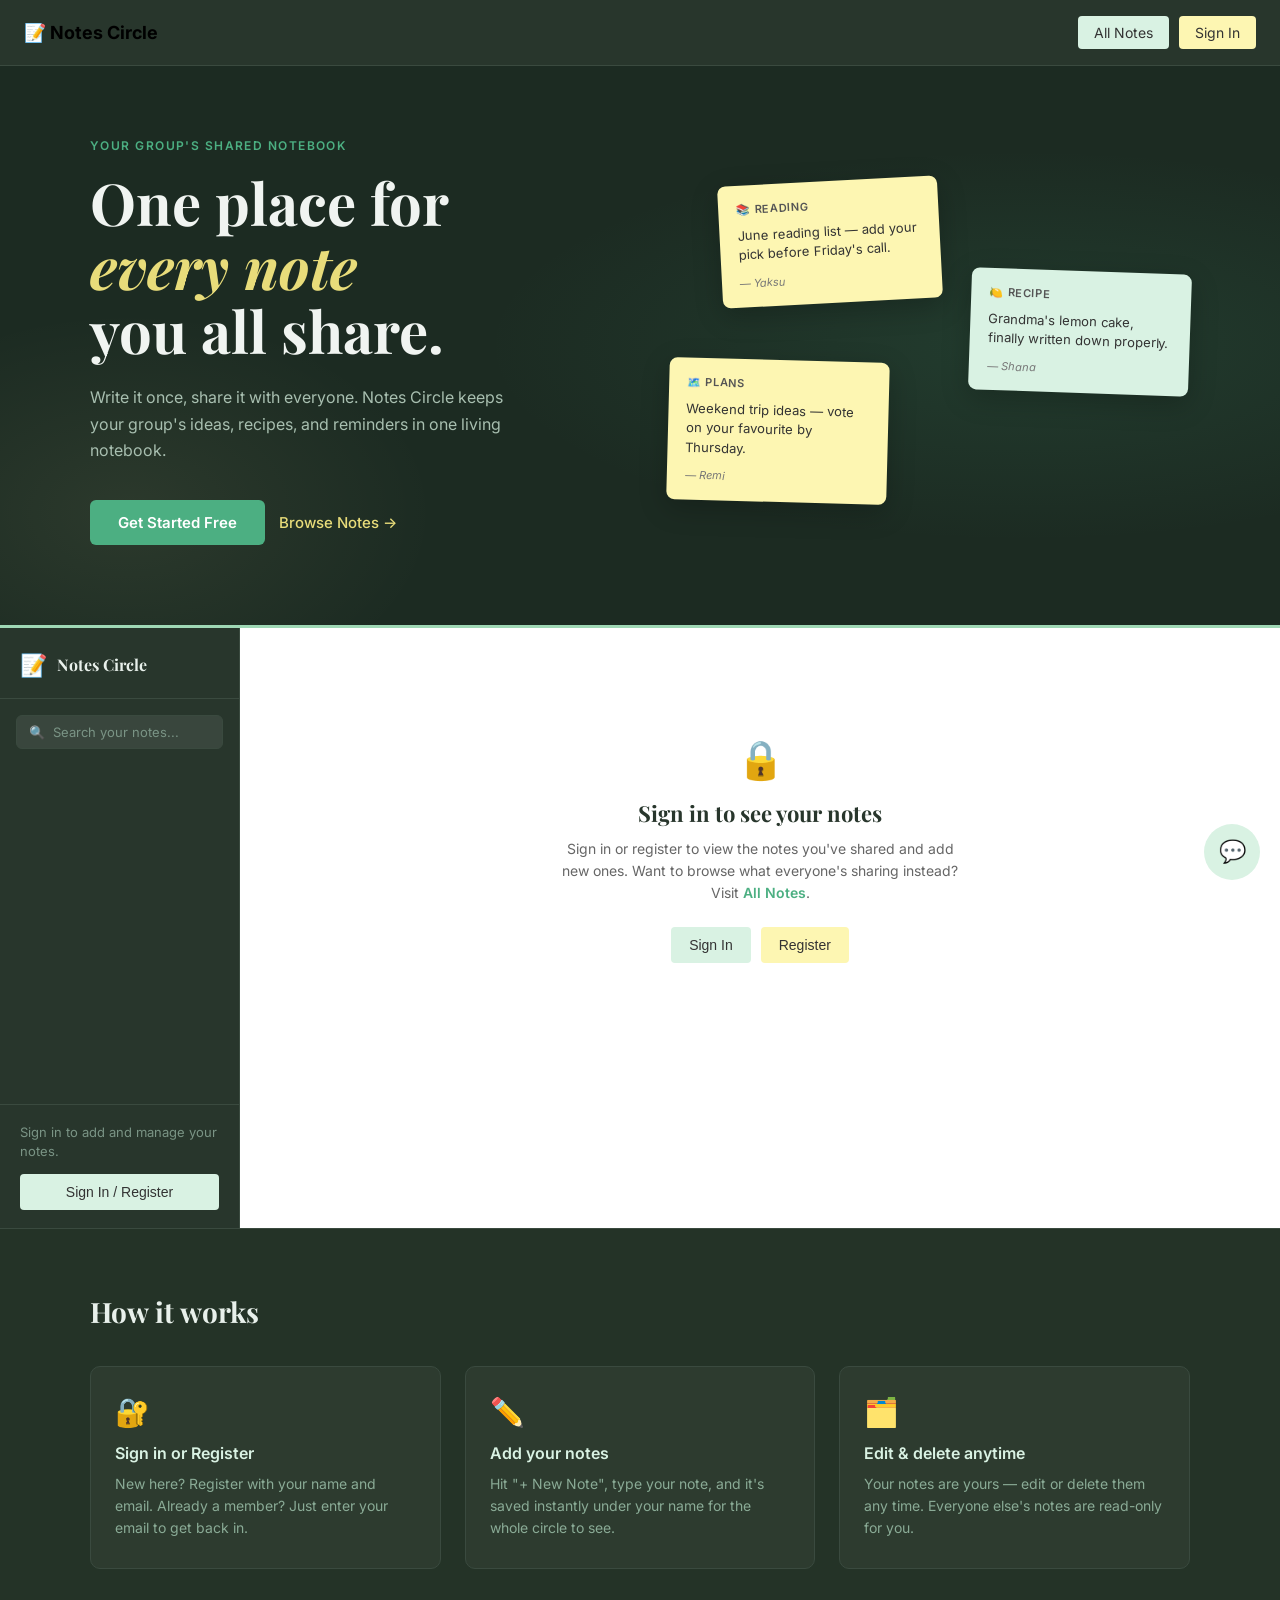
<file: templates/index.html>
<!DOCTYPE html>
<html lang="en">
<head>
<meta charset="UTF-8" />
<meta name="viewport" content="width=device-width, initial-scale=1.0" />
<title>Notes Circle</title>
<link rel="preconnect" href="https://fonts.googleapis.com" />
<link rel="preconnect" href="https://fonts.gstatic.com" crossorigin />
<link href="https://fonts.googleapis.com/css2?family=Playfair+Display:wght@700&family=Inter:wght@400;500;600&display=swap" rel="stylesheet" />
<link rel="stylesheet" href="/static/css/style.css" />
</head>
<body>

  <!-- ── Nav ── -->
  <nav class="top-nav">
    <a href="/" class="brand">📝 Notes Circle</a>
    <div class="nav-right">
      <a href="/notes" class="nav-link">All Notes</a>
      <span id="welcomeText" class="welcome-pill" style="display:none;"></span>
      <button type="button" id="logoutBtn" class="nav-link secondary" style="display:none;">Log Out</button>
      <button type="button" id="openAuthBtn" class="nav-link secondary" style="display:none;">Sign In</button>
    </div>
  </nav>

  <!-- ── Hero ── -->
  <section class="hero-section">
    <div class="hero-inner">
      <div class="hero-text">
        <p class="hero-eyebrow">Your group's shared notebook</p>
        <h1 class="hero-headline">One place for<br><span class="hero-accent">every note</span><br>you all share.</h1>
        <p class="hero-sub">Write it once, share it with everyone. Notes Circle keeps your group's ideas, recipes, and reminders in one living notebook.</p>
        <div class="hero-actions">
          <button type="button" class="cta-primary" id="heroGetStarted">Get Started Free</button>
          <a href="/notes" class="cta-secondary">Browse Notes →</a>
        </div>
      </div>
      <div class="hero-visual" aria-hidden="true">
        <div class="floating-note fn-1 note--yellow">
          <span class="fn-tag">📚 Reading</span>
          June reading list — add your pick before Friday's call.
          <span class="fn-author">— Yaksu</span>
        </div>
        <div class="floating-note fn-2 note--green">
          <span class="fn-tag">🍋 Recipe</span>
          Grandma's lemon cake, finally written down properly.
          <span class="fn-author">— Shana</span>
        </div>
        <div class="floating-note fn-3 note--yellow">
          <span class="fn-tag">🗺️ Plans</span>
          Weekend trip ideas — vote on your favourite by Thursday.
          <span class="fn-author">— Remi</span>
        </div>
      </div>
    </div>
  </section>

  <!-- ── Notes Store Panel ── -->
  <section class="store-section" id="storeSection">
    <div class="store-inner">

      <!-- Sidebar -->
      <aside class="store-sidebar">
        <div class="store-brand">
          <span class="store-brand-icon">📝</span>
          <span class="store-brand-name">Notes Circle</span>
        </div>
        <div class="store-search-wrap">
          <input type="text" id="storeSearch" class="store-search" placeholder="🔍  Search your notes..." />
        </div>
        <div class="store-sidebar-footer">
          <div id="sidebarUserInfo" style="display:none;">
            <div class="sidebar-avatar" id="sidebarAvatar"></div>
            <div class="sidebar-user-name" id="sidebarUserName"></div>
            <div class="sidebar-user-email" id="sidebarUserEmail"></div>
          </div>
          <div id="sidebarSignInPrompt">
            <p class="sidebar-prompt">Sign in to add and manage your notes.</p>
            <button type="button" class="btn btn-primary sidebar-sign-in-btn" id="sidebarSignInBtn">Sign In / Register</button>
          </div>
        </div>
      </aside>

      <!-- Main notes area -->
      <main class="store-main">

        <!-- Shown once signed in -->
        <div id="storeSignedInView" style="display:none;">
          <div class="store-toolbar">
            <h2 class="store-title">My Notes</h2>
            <div class="store-toolbar-right">
              <select id="storeSortSelect" class="notes-filter">
                <option value="newest">Latest First</option>
                <option value="oldest">Oldest First</option>
              </select>
              <button type="button" class="btn btn-primary" id="addNoteBtn">+ New Note</button>
            </div>
          </div>

          <div class="store-notes-grid" id="storeNotesGrid">
            <div class="loading-state">Loading notes…</div>
          </div>

          <div class="notes-pagination" id="storePagination"></div>
          <p class="notes-pagination-summary" id="storePaginationSummary"></p>
        </div>

        <!-- Shown until signed in -->
        <div id="storeSignedOutView" class="store-auth-prompt">
          <div class="store-auth-prompt-icon">🔒</div>
          <h2>Sign in to see your notes</h2>
          <p>Sign in or register to view the notes you've shared and add new ones. Want to browse what everyone's sharing instead? Visit <a href="/notes">All Notes</a>.</p>
          <div class="store-auth-prompt-actions">
            <button type="button" class="btn btn-primary" id="promptSignInBtn">Sign In</button>
            <button type="button" class="btn btn-secondary" id="promptRegisterBtn">Register</button>
          </div>
        </div>

      </main>

    </div>
  </section>

  <!-- ── How it works ── -->
  <section class="how-section">
    <div class="how-inner">
      <h2 class="section-title">How it works</h2>
      <div class="how-grid">
        <div class="how-card">
          <div class="how-icon">🔐</div>
          <h3>Sign in or Register</h3>
          <p>New here? Register with your name and email. Already a member? Just enter your email to get back in.</p>
        </div>
        <div class="how-card">
          <div class="how-icon">✏️</div>
          <h3>Add your notes</h3>
          <p>Hit "+ New Note", type your note, and it's saved instantly under your name for the whole circle to see.</p>
        </div>
        <div class="how-card">
          <div class="how-icon">🗂️</div>
          <h3>Edit &amp; delete anytime</h3>
          <p>Your notes are yours — edit or delete them any time. Everyone else's notes are read-only for you.</p>
        </div>
      </div>
    </div>
  </section>

  <!-- ── Auth Modal ── -->
  <div class="modal-overlay" id="authModal">
    <div class="modal-card auth-modal-card">

      <!-- Tab switcher -->
      <div class="auth-tabs">
        <button type="button" class="auth-tab active" id="tabLogin">Sign In</button>
        <button type="button" class="auth-tab" id="tabRegister">Register</button>
      </div>

      <!-- Login panel -->
      <div id="loginPanel">
        <p class="auth-desc">Enter your email to sign in to your existing account.</p>
        <div class="modal-field">
          <label for="loginEmail">Email</label>
          <input type="email" id="loginEmail" placeholder="you@example.com" />
        </div>
        <p class="auth-error" id="loginError"></p>
        <div class="modal-actions">
          <button type="button" class="btn btn-secondary" id="authCancelBtn">Cancel</button>
          <button type="button" class="btn btn-primary" id="loginSubmitBtn">Sign In</button>
        </div>
      </div>

      <!-- Register panel -->
      <div id="registerPanel" style="display:none;">
        <p class="auth-desc">Create a new account with your name and email.</p>
        <div class="modal-field">
          <label for="regFirstName">First Name</label>
          <input type="text" id="regFirstName" placeholder="Yaksu" />
        </div>
        <div class="modal-field">
          <label for="regLastName">Last Name</label>
          <input type="text" id="regLastName" placeholder="Smith" />
        </div>
        <div class="modal-field">
          <label for="regEmail">Email</label>
          <input type="email" id="regEmail" placeholder="you@example.com" />
        </div>
        <p class="auth-error" id="registerError"></p>
        <div class="modal-actions">
          <button type="button" class="btn btn-secondary" id="authCancelBtn2">Cancel</button>
          <button type="button" class="btn btn-primary" id="registerSubmitBtn">Create Account</button>
        </div>
      </div>

    </div>
  </div>

  <!-- ── Add / Edit Note Modal ── -->
  <div class="modal-overlay" id="noteModal">
    <div class="modal-card">
      <h2 id="noteModalTitle">New Note</h2>
      <div class="modal-field">
        <label for="noteModalText">Note</label>
        <textarea id="noteModalText" rows="4" placeholder="Write your note…"></textarea>
      </div>
      <p class="auth-error" id="noteModalError"></p>
      <div class="modal-actions">
        <button type="button" class="btn btn-secondary" id="noteModalCancelBtn">Cancel</button>
        <button type="button" class="btn btn-primary" id="noteModalSaveBtn">Save Note</button>
      </div>
    </div>
  </div>

  <!-- ── Chat widget ── -->
  <button id="chat-icon">💬</button>
  <div id="chat-box">
    <div id="chat-header">Circle Assistant</div>
    <div id="chat-messages"></div>
    <div id="chat-input-area">
      <input type="text" id="chat-input" placeholder="Type a message…" />
      <button id="send-button">Send</button>
    </div>
  </div>

  <script src="/static/js/script.js"></script>
</body>
</html>
</file>
<file: static/css/style.css>
:root {
  --yellow: #FDF6B2;
  --yellow-deep: #E8DC7A;
  --green: #D9F2E3;
  --green-deep: #9FD8B5;
  --green-vivid: #4CAF82;
  --text: #333;
  --border: #ddd;
  --bg: #bcdba4;
  --bg-dark: rgb(151, 162, 132);
  --nav-bg-dark: #28362C;
  --border-dark: #3A4A3F;
  --text-light: #000000;
  --text-muted-light: #C9D1C8;
  --hero-bg: #1C2B22;
  --store-bg: #f5f7f5;
  --display-font: 'Playfair Display', Georgia, serif;
  --body-font: 'Inter', Arial, sans-serif;
}

* { box-sizing: border-box; }

body {
  margin: 0;
  font-family: var(--body-font);
  color: var(--text-light);
  background: var(--bg-dark);
}


.page {
  max-width: 800px;
  margin: 0 auto;
  padding: 40px 24px 120px;
}

/* ── Hero ── */
.hero-section {
  background: var(--hero-bg);
  padding: 72px 24px 80px;
  position: relative;
  overflow: hidden;
}

.hero-section::before {
  content: '';
  position: absolute;
  inset: 0;
  background:
    radial-gradient(ellipse 60% 50% at 80% 50%, rgba(76,175,130,0.13) 0%, transparent 70%),
    radial-gradient(ellipse 40% 60% at 10% 80%, rgba(253,246,178,0.07) 0%, transparent 60%);
  pointer-events: none;
}

.hero-inner {
  max-width: 1100px;
  margin: 0 auto;
  display: grid;
  grid-template-columns: 1fr 1fr;
  gap: 56px;
  align-items: center;
  position: relative;
  z-index: 1;
}

@media (max-width: 820px) {
  .hero-inner { grid-template-columns: 1fr; gap: 40px; }
  .hero-visual { display: none; }
}

.hero-eyebrow {
  font-size: 12px;
  font-weight: 600;
  letter-spacing: 0.12em;
  text-transform: uppercase;
  color: var(--green-vivid);
  margin: 0 0 18px;
}

.hero-headline {
  font-family: var(--display-font);
  font-size: clamp(36px, 5vw, 58px);
  line-height: 1.1;
  color: #f0f4f1;
  margin: 0 0 22px;
  font-weight: 700;
}

.hero-accent { color: var(--yellow-deep); font-style: italic; }

.hero-sub {
  font-size: 16px;
  line-height: 1.65;
  color: #a8bfb0;
  margin: 0 0 36px;
  max-width: 440px;
}

.hero-actions {
  display: flex;
  gap: 14px;
  flex-wrap: wrap;
  align-items: center;
}

.cta-primary {
  background: var(--green-vivid);
  color: #fff;
  text-decoration: none;
  padding: 13px 28px;
  border-radius: 6px;
  font-size: 15px;
  font-weight: 600;
  border: none;
  cursor: pointer;
  font-family: var(--body-font);
  transition: background 0.18s, transform 0.15s;
  display: inline-block;
}

.cta-primary:hover { background: #3d9e6e; transform: translateY(-1px); }

.cta-secondary {
  color: var(--yellow-deep);
  text-decoration: none;
  font-size: 15px;
  font-weight: 500;
  transition: color 0.15s;
}

.cta-secondary:hover { color: #fff; }


.hero-visual { position: relative; height: 320px; }

.floating-note {
  position: absolute;
  border-radius: 8px;
  padding: 16px 18px;
  font-size: 13px;
  line-height: 1.5;
  color: var(--text);
  box-shadow: 0 8px 28px rgba(0,0,0,0.22);
  max-width: 220px;
}

.fn-tag {
  display: block;
  font-size: 11px;
  font-weight: 600;
  letter-spacing: 0.06em;
  text-transform: uppercase;
  color: #555;
  margin-bottom: 8px;
}

.fn-author {
  display: block;
  margin-top: 10px;
  font-size: 11px;
  color: #777;
  font-style: italic;
}

.fn-1 { top: 0; left: 10%; transform: rotate(-3deg); animation: floatA 5s ease-in-out infinite; }
.fn-2 { top: 90px; right: 0; transform: rotate(2deg); animation: floatB 6s ease-in-out infinite; }
.fn-3 { bottom: 0; left: 0; transform: rotate(1.5deg); animation: floatA 7s ease-in-out infinite reverse; }

@keyframes floatA {
  0%, 100% { transform: rotate(-3deg) translateY(0); }
  50%       { transform: rotate(-3deg) translateY(-8px); }
}
@keyframes floatB {
  0%, 100% { transform: rotate(2deg) translateY(0); }
  50%       { transform: rotate(2deg) translateY(-10px); }
}

@media (prefers-reduced-motion: reduce) { .floating-note { animation: none; } }


.store-section {
  background: var(--store-bg);
  border-top: 3px solid var(--green-deep);
  min-height: 600px;
}

.store-inner {
  display: grid;
  grid-template-columns: 240px 1fr;
  min-height: 600px;
}

@media (max-width: 720px) {
  .store-inner { grid-template-columns: 1fr; }
  .store-sidebar { border-right: none; border-bottom: 1px solid var(--border); }
}

/* Sidebar */
.store-sidebar {
  background: var(--nav-bg-dark);
  border-right: 1px solid var(--border-dark);
  display: flex;
  flex-direction: column;
  padding: 24px 0 0;
}

.store-brand {
  display: flex;
  align-items: center;
  gap: 10px;
  padding: 0 20px 20px;
  border-bottom: 1px solid var(--border-dark);
}

.store-brand-icon { font-size: 22px; }

.store-brand-name {
  font-size: 16px;
  font-weight: 700;
  color: #e8f0eb;
  font-family: var(--display-font);
}

.store-search-wrap { padding: 16px 16px 8px; }

.store-search {
  width: 100%;
  background: rgba(255,255,255,0.08);
  border: 1px solid var(--border-dark);
  border-radius: 6px;
  padding: 8px 12px;
  font-size: 13px;
  color: #e8f0eb;
  font-family: var(--body-font);
  outline: none;
}

.store-search::placeholder { color: #7a9485; }
.store-search:focus { border-color: var(--green-deep); }


.store-sidebar-footer {
  border-top: 1px solid var(--border-dark);
  padding: 18px 20px;
  margin-top: auto;
}

.sidebar-avatar {
  width: 40px;
  height: 40px;
  border-radius: 50%;
  display: flex;
  align-items: center;
  justify-content: center;
  font-size: 15px;
  font-weight: 700;
  color: #fff;
  margin-bottom: 10px;
}

.sidebar-user-name  { font-size: 14px; font-weight: 600; color: #e8f0eb; }
.sidebar-user-email { font-size: 12px; color: #7a9485; margin-top: 2px; word-break: break-all; }

.sidebar-prompt {
  font-size: 13px;
  color: #7a9485;
  margin: 0 0 12px;
  line-height: 1.5;
}

.sidebar-sign-in-btn {
  width: 100%;
  text-align: center;
  padding: 10px;
}

/* Store main area */
.store-main {
  padding: 28px 28px 40px;
  background: #fff;
}

.store-toolbar {
  display: flex;
  align-items: center;
  justify-content: space-between;
  margin-bottom: 22px;
  gap: 12px;
  flex-wrap: wrap;
}

.store-title {
  font-family: var(--display-font);
  font-size: 22px;
  color: var(--nav-bg-dark);
  margin: 0;
}

.store-toolbar-right {
  display: flex;
  gap: 10px;
  align-items: center;
  flex-wrap: wrap;
}

.store-notes-grid {
  display: grid;
  grid-template-columns: repeat(auto-fill, minmax(240px, 1fr));
  gap: 16px;
}

.store-note-card { transition: transform 0.15s, box-shadow 0.15s; }
.store-note-card:hover { transform: translateY(-2px); box-shadow: 0 6px 20px rgba(0,0,0,0.1); }


.store-auth-prompt {
  max-width: 440px;
  margin: 60px auto;
  text-align: center;
  padding: 20px;
}

.store-auth-prompt-icon {
  font-size: 38px;
  margin-bottom: 16px;
}

.store-auth-prompt h2 {
  font-family: var(--display-font);
  font-size: 22px;
  color: var(--nav-bg-dark);
  margin: 0 0 10px;
}

.store-auth-prompt p {
  font-size: 14px;
  color: #666;
  line-height: 1.6;
  margin: 0 0 22px;
}

.store-auth-prompt p a {
  color: var(--green-vivid);
  text-decoration: none;
  font-weight: 600;
}

.store-auth-prompt p a:hover { text-decoration: underline; }

.store-auth-prompt-actions {
  display: flex;
  gap: 10px;
  justify-content: center;
}


.how-section {
  background: #243327;
  padding: 64px 24px;
  border-top: 1px solid var(--border-dark);
  border-bottom: 1px solid var(--border-dark);
}

.how-inner { max-width: 1100px; margin: 0 auto; }

.section-title {
  font-family: var(--display-font);
  font-size: 28px;
  color: #e8f0eb;
  margin: 0 0 36px;
  font-weight: 700;
}

.how-grid {
  display: grid;
  grid-template-columns: repeat(3, 1fr);
  gap: 24px;
}

@media (max-width: 700px) { .how-grid { grid-template-columns: 1fr; } }

.how-card {
  background: rgba(255,255,255,0.04);
  border: 1px solid var(--border-dark);
  border-radius: 10px;
  padding: 28px 24px;
  transition: background 0.2s;
}

.how-card:hover { background: rgba(255,255,255,0.08); }
.how-icon { font-size: 28px; margin-bottom: 14px; }
.how-card h3 { font-size: 16px; font-weight: 600; color: #d9f2e3; margin: 0 0 10px; }
.how-card p  { font-size: 14px; color: #8aab96; line-height: 1.6; margin: 0; }

/* Auth modal extras */
.auth-modal-card { max-width: 440px; }

.auth-tabs {
  display: flex;
  gap: 0;
  margin-bottom: 20px;
  border-bottom: 2px solid var(--border);
}

.auth-tab {
  flex: 1;
  padding: 10px;
  background: none;
  border: none;
  font-size: 15px;
  font-family: var(--body-font);
  font-weight: 500;
  cursor: pointer;
  color: #888;
  border-bottom: 3px solid transparent;
  margin-bottom: -2px;
  transition: color 0.15s, border-color 0.15s;
}

.auth-tab.active { color: var(--nav-bg-dark); border-bottom-color: var(--green-vivid); }
.auth-tab:hover  { color: var(--nav-bg-dark); }

.auth-desc {
  font-size: 13px;
  color: #666;
  margin: 0 0 16px;
}

.auth-error {
  color: #B23A3A;
  font-size: 13px;
  min-height: 18px;
  margin: 0 0 10px;
}

.welcome-pill {
  font-size: 14px;
  font-weight: 500;
  background: rgba(217,242,227,0.15);
  color: var(--green);
  padding: 5px 12px;
  border-radius: 999px;
}

.note {
  border: 1px solid var(--border-dark);
  border-radius: 8px;
  padding: 18px;
  font-size: 14px;
  line-height: 1.5;
  color: var(--text);
  box-shadow: 0 2px 8px rgba(0,0,0,0.07);
  transition: transform 0.15s, box-shadow 0.15s;
}

.note:hover { transform: translateY(-2px); box-shadow: 0 6px 18px rgba(0,0,0,0.12); }
.note--yellow { background: var(--yellow); }
.note--green  { background: var(--green); }

.note img { max-width: 100%; border-radius: 4px; margin-top: 10px; display: block; }

.note .author {
  display: block;
  margin-top: 12px;
  font-size: 12px;
  color: #777;
  font-style: italic;
}


.top-nav {
  display: flex;
  justify-content: space-between;
  align-items: center;
  padding: 16px 24px;
  background: var(--nav-bg-dark);
  border-bottom: 1px solid var(--border-dark);
  flex-wrap: wrap;
  gap: 10px;
}

.top-nav .brand {
  font-size: 18px;
  font-weight: bold;
  color: var(--text-light);
  text-decoration: none;
}

.top-nav .nav-right {
  display: flex;
  align-items: center;
  gap: 10px;
  flex-wrap: wrap;
}

.top-nav .nav-link {
  background: var(--green);
  color: var(--text);
  text-decoration: none;
  padding: 8px 16px;
  border-radius: 4px;
  font-size: 14px;
  border: none;
  cursor: pointer;
  font-family: inherit;
}

.top-nav .nav-link:hover {
  background: var(--green-deep);
}

.top-nav .nav-link.secondary {
  background: var(--yellow);
}

.top-nav .nav-link.secondary:hover {
  background: var(--yellow-deep);
}

#welcomeText {
  color: var(--text-light);
  font-size: 14px;
  margin-right: 4px;
}


.btn {
  border: none;
  border-radius: 4px;
  padding: 10px 18px;
  font-size: 14px;
  cursor: pointer;
}

.btn-primary {
  background: var(--green);
  color: var(--text);
}

.btn-primary:hover { background: var(--green-deep); }

.btn-secondary {
  background: var(--yellow);
  color: var(--text);
}

.btn-secondary:hover { background: var(--yellow-deep); }


#chat-icon {
  position: fixed;
  bottom: 20px;
  right: 20px;
  width: 56px;
  height: 56px;
  background-color: var(--green);
  color: var(--text);
  border-radius: 50%;
  border: none;
  font-size: 22px;
  cursor: pointer;
}

#chat-box {
  position: fixed;
  bottom: 86px;
  right: 20px;
  width: 280px;
  height: 350px;
  background-color: rgb(17, 5, 17);
  border: 1px solid var(--border);
  border-radius: 8px;
  display: none;
  flex-direction: column;
}

#chat-header {
  background-color: var(--green);
  color: var(--text);
  padding: 10px;
  border-radius: 8px 8px 0 0;
  font-weight: bold;
}

#chat-messages {
  flex: 1;
  padding: 10px;
  overflow-y: auto;
}

.message {
  margin-bottom: 8px;
  padding: 6px 10px;
  border-radius: 6px;
  max-width: 80%;
  font-size: 14px;
}

.bot-message {
  background-color: var(--yellow);
}

.user-message {
  background-color: var(--green);
  margin-left: auto;
}

#chat-input-area {
  display: flex;
  border-top: 1px solid var(--border);
}

#chat-input {
  flex: 1;
  border: none;
  padding: 10px;
}

#send-button {
  background-color: var(--green);
  color: var(--text);
  border: none;
  padding: 10px 15px;
  cursor: pointer;
}

#send-button:hover {
  background-color: var(--green-deep);
}


.modal-overlay {
  position: fixed;
  inset: 0;
  background: rgba(0, 0, 0, 0.5);
  display: none;
  align-items: center;
  justify-content: center;
  z-index: 200;
  padding: 16px;
}

.modal-overlay.open {
  display: flex;
}

.modal-card {
  background: #fff;
  color: var(--text);
  border-radius: 6px;
  padding: 22px;
  width: 100%;
  max-width: 420px;
}

.modal-card h2 {
  margin: 0 0 14px;
  font-size: 18px;
}

.modal-field {
  display: flex;
  flex-direction: column;
  margin-bottom: 14px;
}

.modal-field label {
  font-size: 13px;
  margin-bottom: 4px;
}

.modal-field textarea,
.modal-field input {
  border: 1px solid var(--border);
  border-radius: 4px;
  padding: 8px;
  font-family: Arial, sans-serif;
  font-size: 14px;
}

.modal-field textarea {
  resize: vertical;
}

.modal-actions {
  display: flex;
  justify-content: flex-end;
  gap: 8px;
  margin-top: 4px;
}



.notes-page .page-inner { max-width: 1100px; }

.notes-top { margin-bottom: 20px; }

.notes-top h1 {
  font-size: 26px;
  margin: 0 0 4px;
  color: var(--text-light);
}

.notes-subtitle {
  color: var(--text-muted-light);
  margin: 0;
  font-size: 14px;
}



.stats-row {
  display: grid;
  grid-template-columns: repeat(auto-fit, minmax(180px, 1fr));
  gap: 16px;
  margin: 24px 0 28px;
}

.stat-card {
  background: #fff;
  border-radius: 8px;
  padding: 16px 18px;
  display: flex;
  align-items: center;
  gap: 12px;
}

.stat-icon {
  width: 42px;
  height: 42px;
  border-radius: 8px;
  display: flex;
  align-items: center;
  justify-content: center;
  font-size: 18px;
  background: var(--green);
  flex-shrink: 0;
}

.stat-card.stat-blue .stat-icon { background: #DCE9FB; }
.stat-card.stat-green .stat-icon { background: var(--green); }
.stat-card.stat-purple .stat-icon { background: #E7E1FB; }

.stat-label { font-size: 12px; color: #777; }
.stat-value { font-size: 22px; font-weight: bold; color: var(--text); line-height: 1.3; }
.stat-sub { font-size: 11px; color: #999; }



.notes-toolbar {
  display: flex;
  gap: 10px;
  flex-wrap: wrap;
  margin-bottom: 20px;
}

.notes-search {
  flex: 1;
  min-width: 200px;
  border: 1px solid var(--border);
  border-radius: 6px;
  padding: 9px 12px;
  font-size: 14px;
  font-family: Arial, sans-serif;
}

.notes-filter {
  border: 1px solid var(--border);
  border-radius: 6px;
  padding: 9px 12px;
  font-size: 14px;
  font-family: Arial, sans-serif;
  background: #fff;
  color: var(--text);
}

.notes-header h2 {
  font-size: 16px;
  margin: 0 0 12px;
  display: flex;
  align-items: center;
  gap: 10px;
  color: var(--text-light);
}

.badge {
  background: var(--yellow);
  color: var(--text);
  font-size: 12px;
  padding: 3px 10px;
  border-radius: 999px;
  font-weight: normal;
}



.notes-grid {
  display: grid;
  grid-template-columns: repeat(auto-fill, minmax(260px, 1fr));
  gap: 18px;
}

.loading-state,
.empty-state {
  grid-column: 1 / -1;
  text-align: center;
  color: var(--text-muted-light);
  padding: 40px 0;
}

.note-card {
  background: #fff;
  border-radius: 8px;
  overflow: hidden;
  border: 1px solid var(--border);
  display: flex;
  flex-direction: column;
}

.note-card-top {
  height: 4px;
  background: var(--accent, var(--green-deep));
}

.note-card-body {
  padding: 16px;
  display: flex;
  flex-direction: column;
  gap: 10px;
  flex: 1;
}

.note-card-header {
  display: flex;
  align-items: center;
  gap: 10px;
}

.note-avatar {
  width: 36px;
  height: 36px;
  border-radius: 50%;
  display: flex;
  align-items: center;
  justify-content: center;
  font-size: 13px;
  font-weight: bold;
  color: #fff;
  flex-shrink: 0;
}

.note-card-meta { flex: 1; min-width: 0; }
.note-author {
  font-size: 14px;
  font-weight: bold;
  color: var(--text);
  white-space: nowrap;
  overflow: hidden;
  text-overflow: ellipsis;
}
.note-time { font-size: 12px; color: #888; }

.note-card-menu { position: relative; }

.note-menu-btn {
  border: none;
  background: none;
  cursor: pointer;
  font-size: 16px;
  color: #999;
  padding: 2px 6px;
  border-radius: 4px;
}

.note-menu-btn:hover { background: #f2f2f2; }

.note-menu-dropdown {
  position: absolute;
  right: 0;
  top: 26px;
  background: #fff;
  border: 1px solid var(--border);
  border-radius: 6px;
  box-shadow: 0 4px 10px rgba(0, 0, 0, 0.12);
  display: none;
  z-index: 10;
  min-width: 110px;
}

.note-menu-dropdown.open { display: block; }

.note-menu-dropdown button {
  display: block;
  width: 100%;
  text-align: left;
  border: none;
  background: none;
  padding: 8px 12px;
  font-size: 13px;
  cursor: pointer;
  color: #B23A3A;
}

.note-menu-dropdown button:hover { background: #fbecec; }

.note-text {
  font-size: 14px;
  color: var(--text);
  line-height: 1.45;
  margin: 0;
  display: -webkit-box;
  -webkit-line-clamp: 4;
  -webkit-box-orient: vertical;
  overflow: hidden;
}

.note-card-actions {
  display: flex;
  justify-content: flex-end;
  gap: 14px;
  margin-top: auto;
}

.note-action-btn {
  border: none;
  background: none;
  cursor: pointer;
  font-size: 12px;
  color: #888;
  display: flex;
  align-items: center;
  gap: 4px;
}

.note-action-btn:hover { color: var(--text); }
.note-action-btn.bookmarked { color: var(--green-deep); }



.notes-pagination {
  display: flex;
  justify-content: center;
  gap: 6px;
  margin-top: 26px;
  flex-wrap: wrap;
}

.notes-pagination button {
  border: 1px solid var(--border);
  background: #fff;
  border-radius: 4px;
  padding: 6px 12px;
  font-size: 13px;
  cursor: pointer;
  color: var(--text);
}

.notes-pagination button.active {
  background: var(--green);
  border-color: var(--green-deep);
  font-weight: bold;
}

.notes-pagination button:disabled {
  opacity: 0.4;
  cursor: default;
}

.notes-pagination-summary {
  text-align: center;
  font-size: 12px;
  color: var(--text-muted-light);
  margin-top: 10px;
}
</file>
